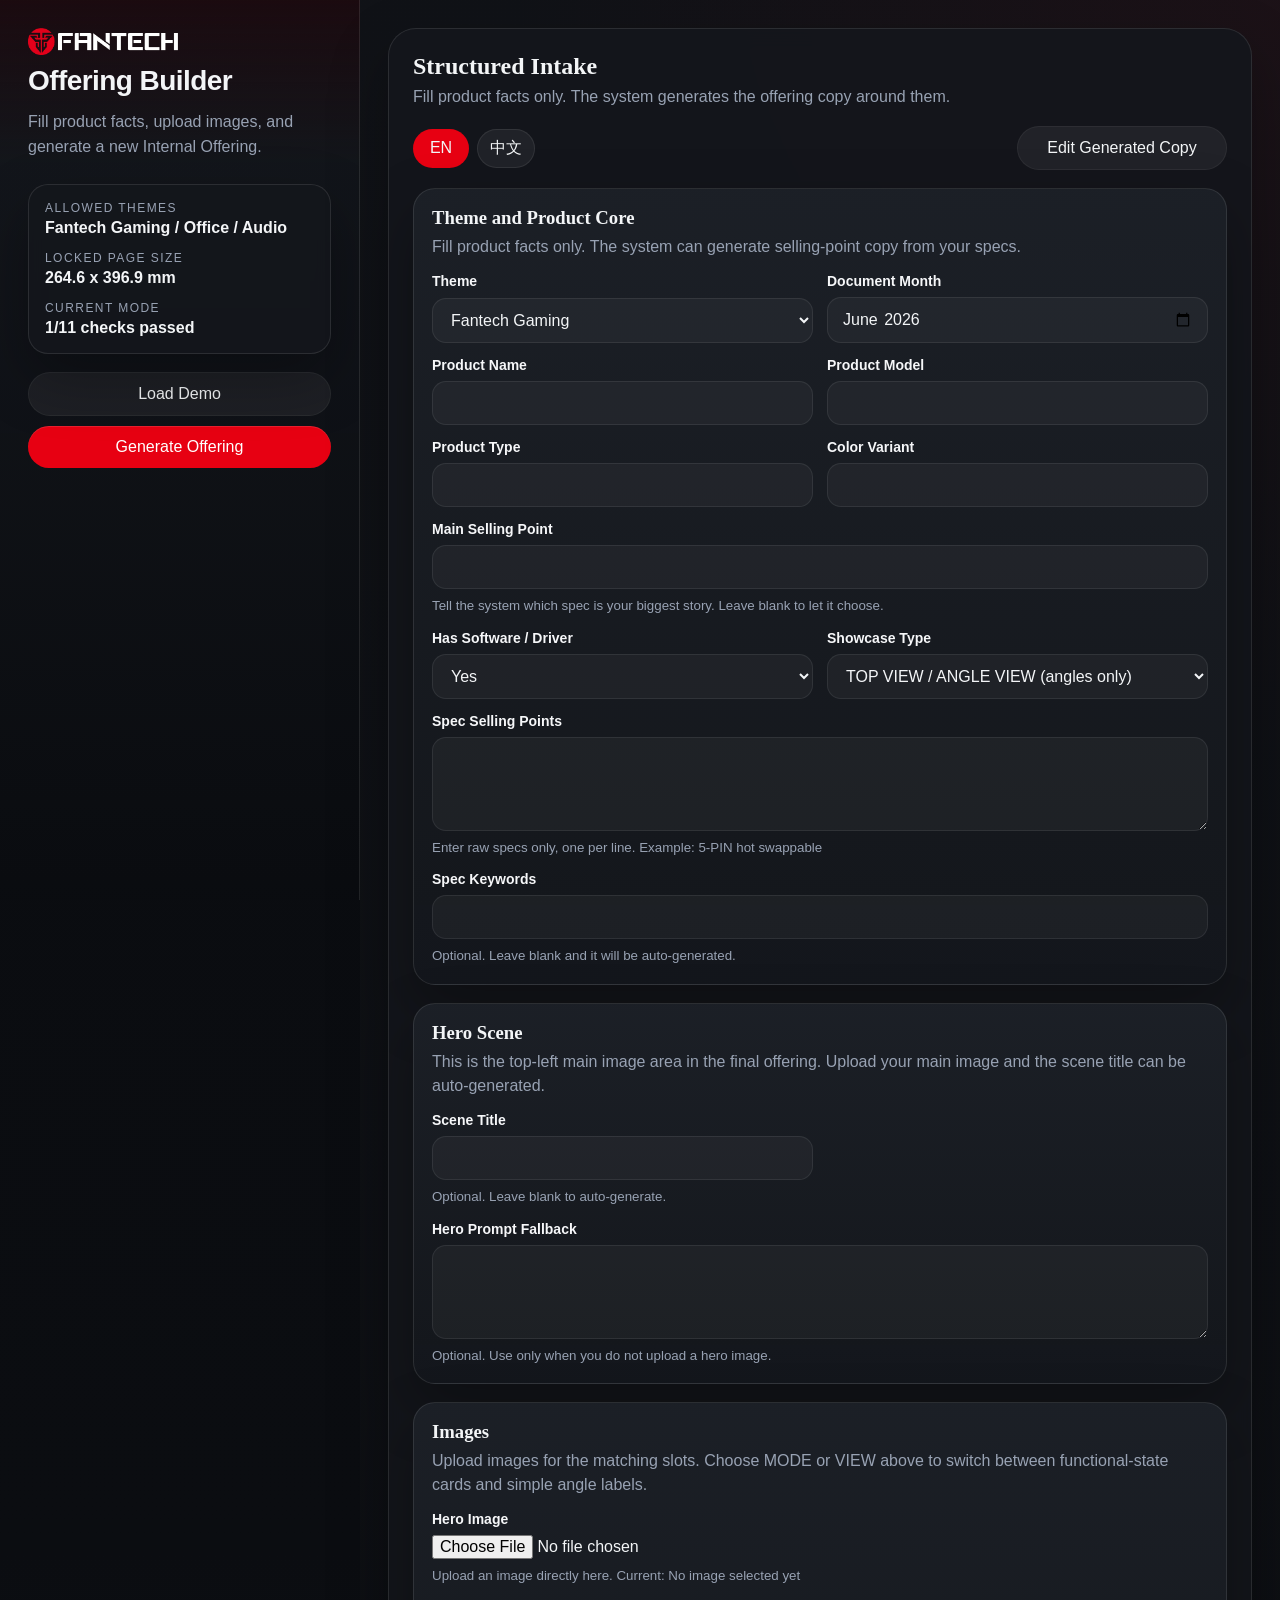
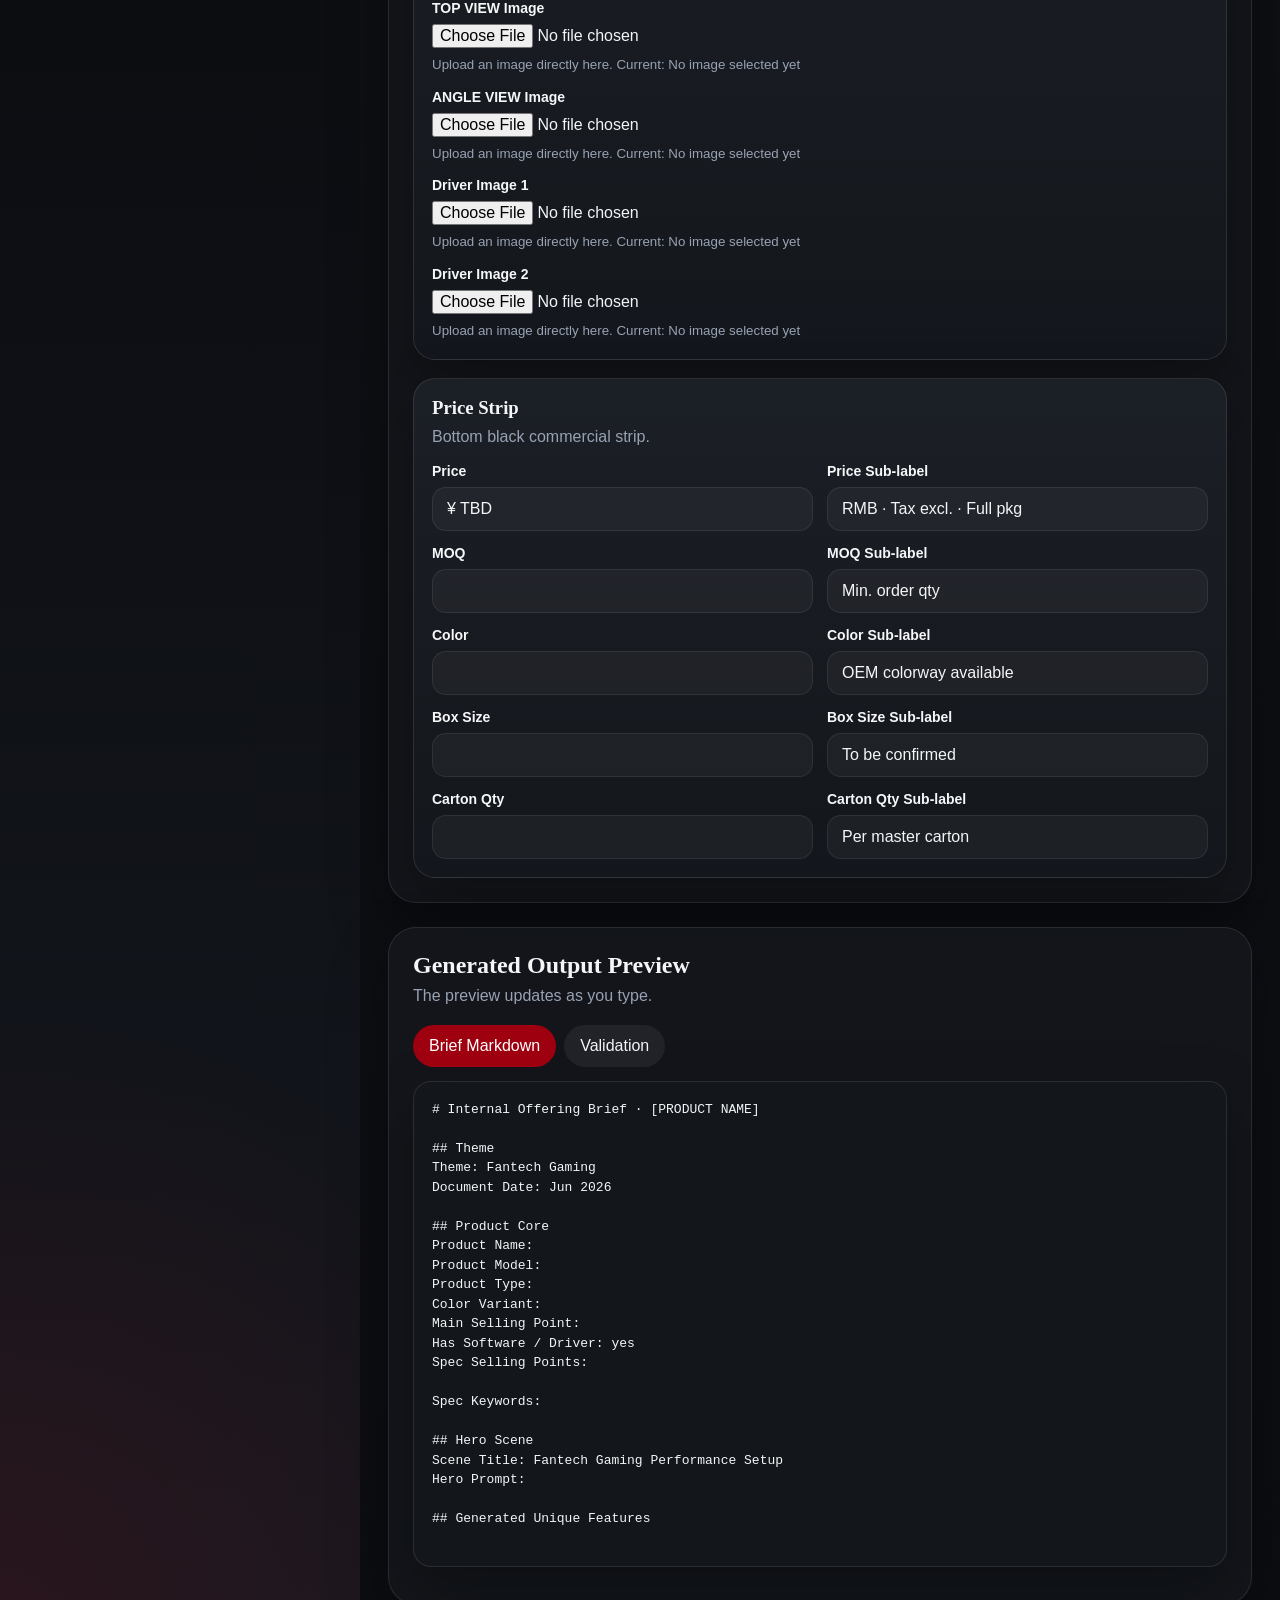
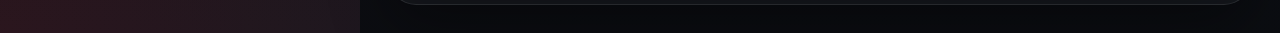
<file: index.html>
<!DOCTYPE html>
<html lang="en">
<head>
  <meta charset="UTF-8">
  <meta name="viewport" content="width=device-width, initial-scale=1.0">
  <title>Offering Intake Builder</title>
  <link rel="stylesheet" href="styles.css">
</head>
<body>
  <div class="shell">
    <aside class="intro">
      <div class="intro-top">
        <img class="brand-logo" src="assets/logo/gaming2.png" alt="FANTECH Gaming">
      </div>
      <h1 id="pageTitle">Offering Builder</h1>
      <p class="lede" id="pageLede">
        Fill product facts, upload images, and generate a new Internal Offering.
      </p>
      <div class="status-card">
        <div>
          <span class="status-label" id="themesLabel">Allowed themes</span>
          <strong>Fantech Gaming / Office / Audio</strong>
        </div>
        <div>
          <span class="status-label" id="pageSizeLabel">Locked page size</span>
          <strong>264.6 x 396.9 mm</strong>
        </div>
        <div>
          <span class="status-label" id="modeLabel">Current mode</span>
          <strong id="validationSummary">Waiting for input</strong>
        </div>
      </div>
      <div class="action-stack">
        <button id="loadSampleBtn" class="secondary">Load Demo</button>
        <button id="generateFilesBtn" class="primary">Generate Offering</button>
      </div>
    </aside>

    <main class="workspace">
      <section class="panel">
        <div class="panel-head">
          <h2 id="intakeTitle">Structured Intake</h2>
          <p id="intakeLede">Fill product facts only. The system generates the offering copy around them.</p>
        </div>
        <div class="mode-bar">
          <div class="lang-switch">
            <button id="langEnBtn" class="lang-btn active" type="button">EN</button>
            <button id="langZhBtn" class="lang-btn" type="button">中文</button>
          </div>
          <button id="toggleAdvancedBtn" class="secondary mode-toggle" type="button">Show Manual Override</button>
        </div>
        <form id="offeringForm">
          <div id="formSections" class="form-sections"></div>
        </form>
      </section>

      <section class="panel preview-panel">
        <div class="panel-head">
          <h2 id="previewTitle">Generated Output Preview</h2>
          <p id="previewLede">The preview updates as you type.</p>
        </div>
        <div class="preview-tabs">
          <button class="tab active" data-tab="previewMarkdown" id="markdownTab">Brief Markdown</button>
          <button class="tab" data-tab="previewChecks" id="validationTab">Validation</button>
        </div>
        <pre id="previewMarkdown" class="preview active"></pre>
        <div id="previewChecks" class="preview checklist"></div>
      </section>
    </main>
  </div>

  <script src="vendor/html2canvas.min.js"></script>
  <script src="vendor/jspdf.umd.min.js"></script>
  <script src="vendor/pptxgen.min.js"></script>
  <script src="copy-engine.js"></script>
  <script src="app.js"></script>
</body>
</html>
</file>
<file: styles.css>
:root {
  --bg: #0b0d11;
  --bg-2: #15181f;
  --panel: rgba(20, 23, 28, 0.9);
  --panel-2: rgba(28, 32, 39, 0.92);
  --ink: #f3f5f7;
  --muted: #98a2b3;
  --line: rgba(255, 255, 255, 0.1);
  --accent: #e70012;
  --accent-strong: #9f0010;
  --accent-soft: rgba(231, 0, 18, 0.14);
  --shadow: 0 24px 60px rgba(0, 0, 0, 0.28);
}

* {
  box-sizing: border-box;
}

body {
  margin: 0;
  font-family: "Segoe UI", Arial, sans-serif;
  color: var(--ink);
  background:
    radial-gradient(circle at top right, rgba(231, 0, 18, 0.22), transparent 22%),
    radial-gradient(circle at bottom left, rgba(231, 0, 18, 0.1), transparent 18%),
    linear-gradient(180deg, #0a0c10 0%, var(--bg) 48%, var(--bg-2) 100%);
}

button,
input,
select,
textarea {
  font: inherit;
}

.shell {
  display: grid;
  grid-template-columns: 360px 1fr;
  min-height: 100vh;
}

.intro {
  padding: 28px;
  border-right: 1px solid var(--line);
  background:
    linear-gradient(180deg, rgba(231, 0, 18, 0.08) 0%, rgba(20, 23, 28, 0.92) 18%, rgba(10, 12, 16, 0.98) 100%);
  position: sticky;
  top: 0;
  align-self: start;
  height: 100vh;
  overflow: auto;
  position: sticky;
}

.intro-top {
  display: block;
  margin: 0 0 12px;
}

.brand-logo {
  width: 150px;
  max-width: 150px;
  height: auto;
  display: block;
  flex: 0 0 auto;
}

.lang-switch {
  display: inline-flex;
  gap: 8px;
  flex: 0 0 auto;
}

.lang-btn {
  padding: 8px 12px;
  border-radius: 999px;
  background: rgba(255, 255, 255, 0.06);
  color: var(--ink);
  border: 1px solid rgba(255, 255, 255, 0.08);
  min-width: 56px;
}

.lang-btn.active {
  background: var(--accent);
  border-color: rgba(231, 0, 18, 0.6);
}

.intro h1,
.panel-head h2,
.section-head h3 {
  margin: 0;
  font-family: Georgia, "Times New Roman", serif;
}

.intro h1 {
  font-family: "Segoe UI", Arial, sans-serif;
  font-size: 28px;
  font-weight: 700;
  line-height: 1;
  letter-spacing: -0.02em;
  white-space: normal;
  margin-top: 10px;
}

.lede {
  color: var(--muted);
  line-height: 1.6;
  margin: 14px 0 24px;
}

.status-card,
.advice-card,
.panel,
.group,
.preview {
  background: var(--panel);
  border: 1px solid var(--line);
  box-shadow: var(--shadow);
}

.status-card,
.advice-card {
  padding: 16px;
  border-radius: 20px;
  margin-bottom: 18px;
  backdrop-filter: blur(8px);
}

.status-card {
  display: grid;
  gap: 14px;
}

.status-label {
  display: block;
  color: var(--muted);
  font-size: 12px;
  margin-bottom: 4px;
  text-transform: uppercase;
  letter-spacing: 0.12em;
}

.action-stack {
  display: grid;
  gap: 10px;
  margin-bottom: 18px;
}

button,
.upload-label {
  border: 0;
  border-radius: 999px;
  padding: 12px 16px;
  cursor: pointer;
  text-align: center;
  transition: transform 0.15s ease, opacity 0.15s ease, background 0.15s ease;
}

button:hover,
.upload-label:hover {
  transform: translateY(-1px);
}

button.primary {
  background: var(--accent);
  color: #fff;
  box-shadow: inset 0 1px 0 rgba(255, 255, 255, 0.12);
}

button.secondary,
.upload-label {
  background: rgba(255, 255, 255, 0.06);
  color: var(--ink);
  border: 1px solid rgba(255, 255, 255, 0.05);
}

#sessionUpload {
  display: none;
}

.advice-card h2 {
  font-size: 20px;
  margin-bottom: 10px;
}

.advice-card p {
  color: var(--muted);
  line-height: 1.6;
  margin: 0;
}

.workspace {
  padding: 28px;
  display: grid;
  gap: 24px;
  background:
    linear-gradient(180deg, rgba(18, 20, 25, 0.76) 0%, rgba(10, 12, 16, 0.92) 100%);
}

.panel {
  border-radius: 28px;
  padding: 24px;
  backdrop-filter: blur(10px);
}

.panel-head {
  margin-bottom: 20px;
}

.panel-head p {
  margin: 8px 0 0;
  color: var(--muted);
}

.mode-bar {
  display: flex;
  justify-content: space-between;
  align-items: center;
  gap: 12px;
  margin-bottom: 18px;
}

.mode-toggle {
  min-width: 210px;
  margin-left: auto;
}

.form-sections {
  display: grid;
  gap: 18px;
}

.group {
  padding: 18px;
  border-radius: 22px;
  background:
    linear-gradient(180deg, rgba(28, 32, 39, 0.98) 0%, rgba(20, 23, 28, 0.96) 100%);
}

.group.advanced {
  border-style: dashed;
}

.section-head {
  margin-bottom: 14px;
}

.section-head p {
  margin: 6px 0 0;
  color: var(--muted);
  line-height: 1.5;
}

.field-grid {
  display: grid;
  grid-template-columns: repeat(2, minmax(0, 1fr));
  gap: 14px;
}

.field-grid.single {
  grid-template-columns: 1fr;
}

.field {
  display: grid;
  gap: 8px;
}

.field.full {
  grid-column: 1 / -1;
}

.field label {
  font-weight: 600;
  font-size: 14px;
  color: #f6f7f9;
}

.field small {
  color: var(--muted);
  line-height: 1.4;
}

input[type="text"],
input[type="month"],
select,
textarea {
  width: 100%;
  border: 1px solid rgba(255, 255, 255, 0.08);
  border-radius: 14px;
  padding: 12px 14px;
  background: rgba(255, 255, 255, 0.04);
  color: var(--ink);
}

textarea {
  resize: vertical;
  min-height: 94px;
}

input[type="text"]:focus,
input[type="month"]:focus,
select:focus,
textarea:focus {
  outline: 2px solid rgba(231, 0, 18, 0.55);
  border-color: rgba(231, 0, 18, 0.45);
}

.inline-check {
  display: flex;
  align-items: center;
  gap: 10px;
  padding-top: 4px;
}

.repeat-grid {
  display: grid;
  gap: 12px;
}

.card {
  border: 1px solid rgba(255, 255, 255, 0.08);
  border-radius: 18px;
  padding: 14px;
  background:
    linear-gradient(180deg, rgba(32, 36, 43, 0.95) 0%, rgba(22, 25, 31, 0.95) 100%);
}

.card h4 {
  margin: 0 0 10px;
  font-size: 15px;
}

.preview-panel {
  min-height: 360px;
}

.preview-tabs {
  display: flex;
  gap: 8px;
  margin-bottom: 14px;
}

.tab {
  background: rgba(255, 255, 255, 0.06);
  color: var(--ink);
}

.tab.active {
  background: var(--accent-strong);
  color: #fff;
}

.preview {
  display: none;
  border-radius: 18px;
  padding: 18px;
  min-height: 280px;
  overflow: auto;
}

.preview.active {
  display: block;
}

pre.preview {
  white-space: pre-wrap;
  word-break: break-word;
  line-height: 1.5;
}

.checklist {
  display: none;
}

.check-item {
  padding: 12px 14px;
  border-radius: 14px;
  margin-bottom: 10px;
}

.check-item.pass {
  background: rgba(41, 122, 61, 0.2);
  color: #92df9d;
}

.check-item.fail {
  background: rgba(231, 0, 18, 0.16);
  color: #ff918f;
}

@media (max-width: 1180px) {
  .shell {
    grid-template-columns: 1fr;
  }

  .intro {
    position: static;
    height: auto;
    border-right: 0;
    border-bottom: 1px solid var(--line);
  }
}

@media (max-width: 760px) {
  .workspace,
  .intro {
    padding: 16px;
  }

  .intro {
    position: static;
    height: auto;
    padding: 12px 16px;
  }

  .intro h1 {
    font-size: 22px;
    margin: 6px 0;
  }

  .intro .lede {
    font-size: 13px;
    margin-bottom: 10px;
  }

  .intro-top {
    display: block;
  }

  .brand-logo {
    width: 110px;
    max-width: 110px;
  }

  .action-stack {
    gap: 8px;
  }

  .status-card {
    gap: 8px;
    font-size: 12px;
  }

  .field-grid {
    grid-template-columns: 1fr;
  }

  .panel {
    padding: 18px;
    border-radius: 20px;
  }

  .preview {
    min-height: 200px;
  }

  /* Touch targets */
  input[type="text"],
  input[type="month"],
  select,
  textarea,
  button {
    min-height: 44px;
  }

  input[type="text"],
  input[type="month"],
  select,
  textarea {
    font-size: 16px;
    padding: 10px 12px;
  }

  input[type="file"] {
    font-size: 14px;
  }

  .mode-bar {
    flex-wrap: wrap;
    gap: 8px;
  }
}
</file>
